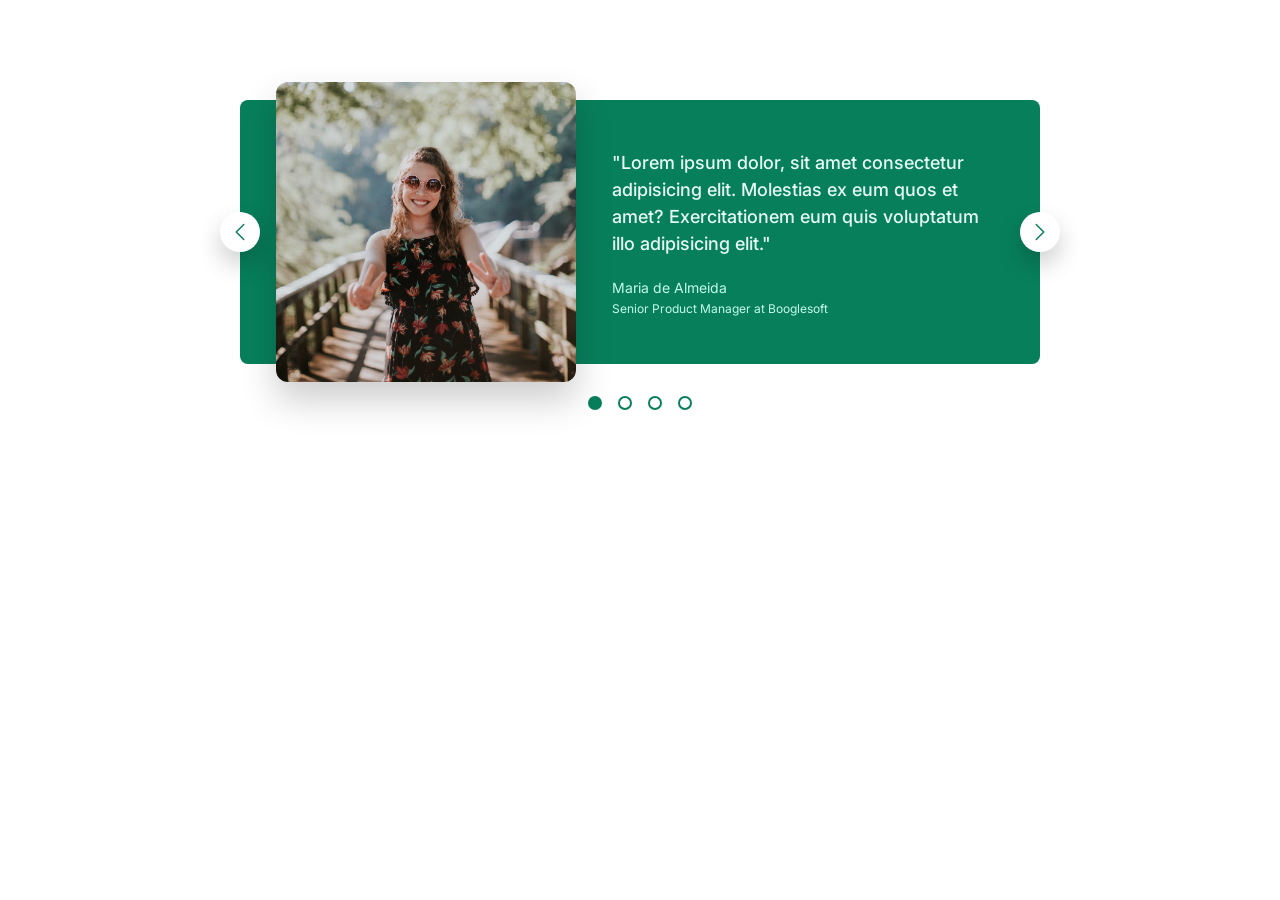
<file: index.html>
<!DOCTYPE html>
<html lang="en">
  <head>
    <meta charset="UTF-8" />
    <meta http-equiv="X-UA-Compatible" content="IE=edge" />
    <meta name="viewport" content="width=device-width, initial-scale=1.0" />
    <title>Carousel</title>

    <style>
      /* Google font Inter 400, 500, 700 */
      @import url('https://fonts.googleapis.com/css2?family=Inter:wght@400;500;700&display=swap');

      * {
        margin: 0;
        padding: 0;
        box-sizing: border-box;
      }

      /* ------------------------ */
      /* GENERAL STYLES */
      /* ------------------------ */

      body {
        font-family: 'Inter', sans-serif;
        color: #343a40;
        line-height: 1;
        display: flex;
        flex-direction: column;
        align-items: center;
      }

      img {
        height: 200px;
        border-radius: 8px;
        box-shadow: 0 12px 24px rgba(0, 0, 0, 0.2);
        transform: scale(1.5);
      }

      .carousel-container {
        max-width: 1000px;
        position: relative;
        margin: auto;
      }

      .carousel {
        max-width: 800px;
        width: 100%;
        background-color: #087f5b;
        color: #c3fae8;
        margin: 100px auto 32px;
        padding: 32px 48px 32px 86px;
        border-radius: 8px;
        /* display: flex; */
        display: none;
        align-items: center;
        gap: 86px;
        position: relative;
      }

      .testimonial-text {
        font-size: 18px;
        font-weight: 500;
        line-height: 1.5;
        margin-bottom: 24px;
        color: #e6fcf5;
      }

      .testimonial-author {
        font-size: 14px;
        margin-bottom: 8px;
      }

      .testimonial-job {
        font-size: 12px;
      }

      /* contronls */

      .btn {
        background-color: #fff;
        border: none;
        border-radius: 50%;
        box-shadow: 0 12px 24px rgba(0, 0, 0, 0.2);
        cursor: pointer;
        width: 40px;
        height: 40px;
        position: absolute;
        display: flex;
        align-items: center;
        justify-content: center;
      }

      .btn-icon {
        width: 24px;
        height: 24px;
        stroke: #087f5b;
        transition: 0.6s ease;
      }

      .btn--left {
        left: -20px;
      }

      .btn--right {
        right: -20px;
      }

      .dots {
        /* position: absolute;
  bottom: 0;
  left: 50%;
  transform: translate(-50%, 32px); */
        display: flex;
        gap: 16px;
      }

      .dot {
        width: 14px;
        height: 14px;
        background-color: #fff;
        border: 2px solid #087f5b;
        border-radius: 50%;
        cursor: pointer;
        /* display: inline-block; */
        transition: background-color 0.6s ease;
      }

      .active,
      .dot:hover {
        background-color: #087f5b;
      }

      /* Fading animation */
      .fade {
        animation-name: fade;
        animation-duration: 1.5s;
      }

      @keyframes fade {
        from {
          opacity: 0.4;
        }
        to {
          opacity: 1;
        }
      }
    </style>
  </head>
  <body>
    <section class="carousel-container"></section>

    <section class="carousel fade">
      <img src="./imgs/maria.jpg" alt="Maria" />
      <blockquote class="testimonial">
        <p class="testimonial-text">
          "Lorem ipsum dolor, sit amet consectetur adipisicing elit. Molestias
          ex eum quos et amet? Exercitationem eum quis voluptatum illo
          adipisicing elit."
        </p>
        <p class="testimonial-author">Maria de Almeida</p>
        <p class="testimonial-job">Senior Product Manager at Booglesoft</p>
      </blockquote>
      <!-- buttons -->
      <button class="btn btn--left">
        <svg
          xmlns="http://www.w3.org/2000/svg"
          fill="none"
          viewBox="0 0 24 24"
          stroke-width="1.5"
          stroke="currentColor"
          class="btn-icon"
        >
          <path
            stroke-linecap="round"
            stroke-linejoin="round"
            d="M15.75 19.5L8.25 12l7.5-7.5"
          />
        </svg>
      </button>
      <button class="btn btn--right">
        <svg
          xmlns="http://www.w3.org/2000/svg"
          fill="none"
          viewBox="0 0 24 24"
          stroke-width="1.5"
          stroke="currentColor"
          class="btn-icon"
        >
          <path
            stroke-linecap="round"
            stroke-linejoin="round"
            d="M8.25 4.5l7.5 7.5-7.5 7.5"
          />
        </svg>
      </button>
    </section>

    <section class="carousel fade">
      <img src="./imgs/man.jpg" alt="Man" />
      <blockquote class="testimonial">
        <p class="testimonial-text">
          "Lorem ipsum dolor, sit amet consectetur adipisicing elit. Molestias
          ex eum quos et amet? Exercitationem eum quis voluptatum illo
          adipisicing elit."
        </p>
        <p class="testimonial-author">Jack de Almeida</p>
        <p class="testimonial-job">Senior Product Manager at Booglesoft</p>
      </blockquote>
      <!-- buttons -->
      <button class="btn btn--left" onclick="plusSlides(-1)">
        <svg
          xmlns="http://www.w3.org/2000/svg"
          fill="none"
          viewBox="0 0 24 24"
          stroke-width="1.5"
          stroke="currentColor"
          class="btn-icon"
        >
          <path
            stroke-linecap="round"
            stroke-linejoin="round"
            d="M15.75 19.5L8.25 12l7.5-7.5"
          />
        </svg>
      </button>
      <button class="btn btn--right" onclick="plusSlides(1)">
        <svg
          xmlns="http://www.w3.org/2000/svg"
          fill="none"
          viewBox="0 0 24 24"
          stroke-width="1.5"
          stroke="currentColor"
          class="btn-icon"
        >
          <path
            stroke-linecap="round"
            stroke-linejoin="round"
            d="M8.25 4.5l7.5 7.5-7.5 7.5"
          />
        </svg>
      </button>
    </section>

    <section class="carousel fade">
      <img src="./imgs/old_man.jpg" alt="Juan" />
      <blockquote class="testimonial">
        <p class="testimonial-text">
          "Lorem ipsum dolor, sit amet consectetur adipisicing elit. Molestias
          ex eum quos et amet? Exercitationem eum quis voluptatum illo
          adipisicing elit."
        </p>
        <p class="testimonial-author">Juan de Almeida</p>
        <p class="testimonial-job">Senior Product Manager at Booglesoft</p>
      </blockquote>
      <!-- buttons -->
      <button class="btn btn--left">
        <svg
          xmlns="http://www.w3.org/2000/svg"
          fill="none"
          viewBox="0 0 24 24"
          stroke-width="1.5"
          stroke="currentColor"
          class="btn-icon"
        >
          <path
            stroke-linecap="round"
            stroke-linejoin="round"
            d="M15.75 19.5L8.25 12l7.5-7.5"
          />
        </svg>
      </button>
      <button class="btn btn--right">
        <svg
          xmlns="http://www.w3.org/2000/svg"
          fill="none"
          viewBox="0 0 24 24"
          stroke-width="1.5"
          stroke="currentColor"
          class="btn-icon"
        >
          <path
            stroke-linecap="round"
            stroke-linejoin="round"
            d="M8.25 4.5l7.5 7.5-7.5 7.5"
          />
        </svg>
      </button>
    </section>

    <section class="carousel fade">
      <img src="./imgs/boy.jpg" alt="Boy" />
      <blockquote class="testimonial">
        <p class="testimonial-text">
          "Lorem ipsum dolor, sit amet consectetur adipisicing elit. Molestias
          ex eum quos et amet? Exercitationem eum quis voluptatum illo
          adipisicing elit."
        </p>
        <p class="testimonial-author">Johnny de Almeida</p>
        <p class="testimonial-job">Senior Product Manager at Booglesoft</p>
      </blockquote>
      <!-- buttons -->
      <button class="btn btn--left" onclick="plusSlides(-1)">
        <svg
          xmlns="http://www.w3.org/2000/svg"
          fill="none"
          viewBox="0 0 24 24"
          stroke-width="1.5"
          stroke="currentColor"
          class="btn-icon"
        >
          <path
            stroke-linecap="round"
            stroke-linejoin="round"
            d="M15.75 19.5L8.25 12l7.5-7.5"
          />
        </svg>
      </button>

      <button class="btn btn--right" onclick="plusSlides(1)">
        <svg
          xmlns="http://www.w3.org/2000/svg"
          fill="none"
          viewBox="0 0 24 24"
          stroke-width="1.5"
          stroke="currentColor"
          class="btn-icon"
        >
          <path
            stroke-linecap="round"
            stroke-linejoin="round"
            d="M8.25 4.5l7.5 7.5-7.5 7.5"
          />
        </svg>
      </button>
    </section>

    <aside class="dots">
      <button class="dot" onclick="currentSlide(1)">&nbsp</button>
      <button class="dot" onclick="currentSlide(2)">&nbsp</button>
      <button class="dot" onclick="currentSlide(3)">&nbsp</button>
      <button class="dot" onclick="currentSlide(4)">&nbsp</button>
    </aside>

    <script>
      let slideIndex = 1;
      showSlides(slideIndex);

      function plusSlides(n) {
        showSlides((slideIndex += n));
      }

      function currentSlide(n) {
        showSlides((slideIndex = n));
      }

      function showSlides(n) {
        let i;
        let slides = document.getElementsByClassName('carousel');
        let dots = document.getElementsByClassName('dot');
        if (n > slides.length) {
          slideIndex = 1;
        }
        if (n < 1) {
          slideIndex = slides.length;
        }
        for (i = 0; i < slides.length; i++) {
          slides[i].style.display = 'none';
        }
        for (i = 0; i < dots.length; i++) {
          dots[i].className = dots[i].className.replace(' active', '');
        }
        slides[slideIndex - 1].style.display = 'flex';
        dots[slideIndex - 1].className += ' active';
      }
    </script>
  </body>
</html>
</file>
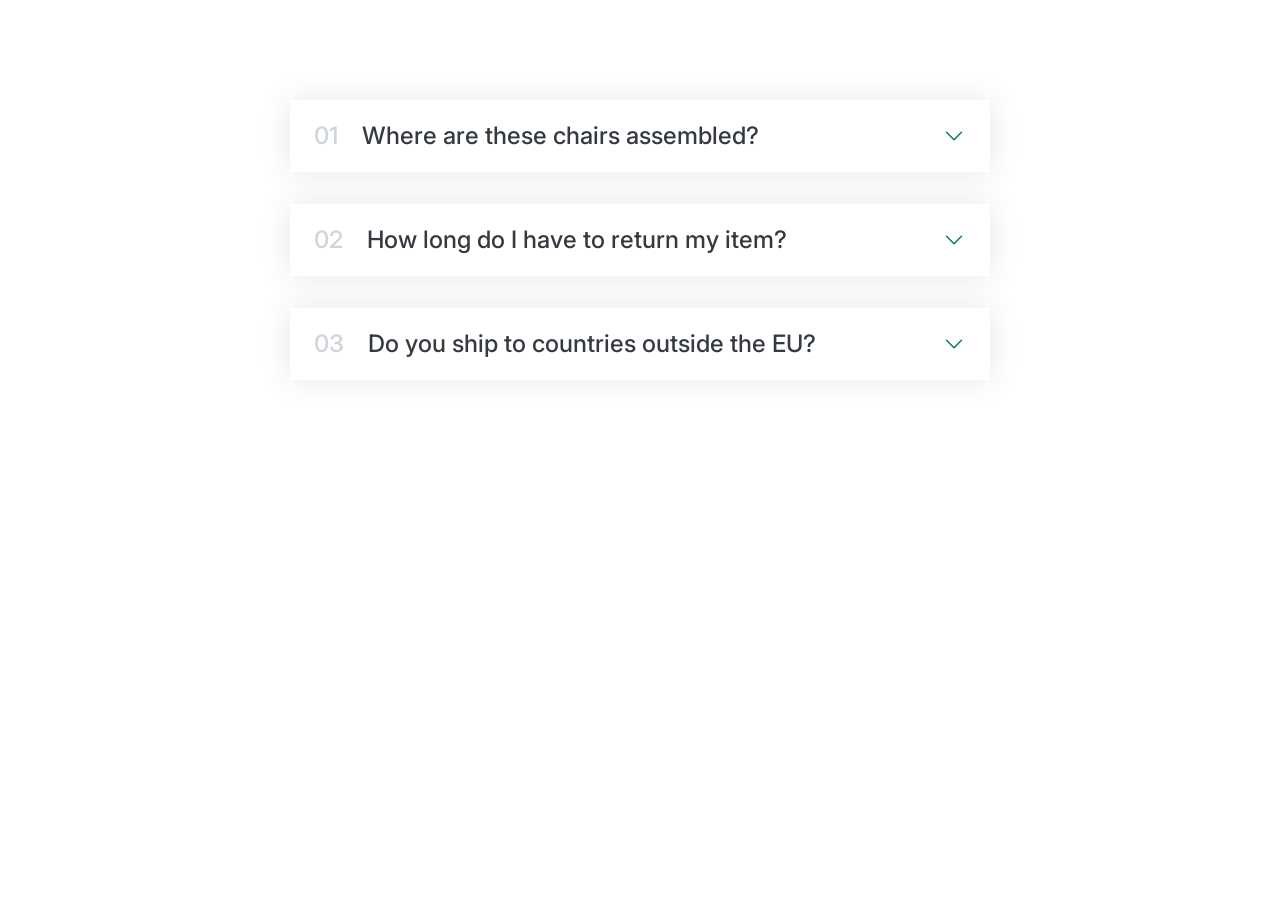
<file: accordion.html>
<!DOCTYPE html>
<html lang="en">
  <head>
    <meta charset="UTF-8" />
    <meta http-equiv="X-UA-Compatible" content="IE=edge" />
    <meta name="viewport" content="width=device-width, initial-scale=1.0" />
    <title>Components</title>
    <link rel="stylesheet" href="./css/accordion.css" />
  </head>
  <body>
    <section class="wrapper">
      <article class="accordion">
        <p class="number">01</p>
        <p class="text">Where are these chairs assembled?</p>
        <!-- heroicon shewron down -->
        <svg
          xmlns="http://www.w3.org/2000/svg"
          fill="none"
          viewBox="0 0 24 24"
          stroke-width="1.5"
          stroke="currentColor"
          class="icon"
        >
          <path
            stroke-linecap="round"
            stroke-linejoin="round"
            d="M19.5 8.25l-7.5 7.5-7.5-7.5"
          />
        </svg>

        <section class="hidden-box">
          <p>
            Lorem ipsum dolor sit amet consectetur adipisicing elit. Blanditiis
            iure pariatur dolor officiis explicabo assumenda quam a quia nemo
            quo!
          </p>
          <ul>
            <li>Lorem ipsum dolor, sit amet consectetur adipisicing.</li>
            <li>sint iure laboriosam dolore nobis deleniti eveniet.</li>
            <li>Itaque minus perferendis adipisci alias</li>
            <li>dolor sit amet consectetur adipisicing elit!</li>
          </ul>
        </section>
      </article>

      <article class="accordion">
        <p class="number">02</p>
        <p class="text">How long do I have to return my item?</p>
        <!-- heroicon shewron down -->
        <svg
          xmlns="http://www.w3.org/2000/svg"
          fill="none"
          viewBox="0 0 24 24"
          stroke-width="1.5"
          stroke="currentColor"
          class="icon"
        >
          <path
            stroke-linecap="round"
            stroke-linejoin="round"
            d="M19.5 8.25l-7.5 7.5-7.5-7.5"
          />
        </svg>

        <section class="hidden-box">
          <p>
            Lorem ipsum dolor sit amet consectetur adipisicing elit. Blanditiis
            iure pariatur dolor officiis explicabo assumenda quam a quia nemo
            quo!
          </p>
          <ul>
            <li>Lorem ipsum dolor, sit amet consectetur adipisicing.</li>
            <li>sint iure laboriosam dolore nobis deleniti eveniet.</li>
            <li>Itaque minus perferendis adipisci alias</li>
            <li>dolor sit amet consectetur adipisicing elit!</li>
          </ul>
        </section>
      </article>
      <article class="accordion">
        <p class="number">03</p>
        <p class="text">Do you ship to countries outside the EU?</p>
        <!-- heroicon shewron down -->
        <svg
          xmlns="http://www.w3.org/2000/svg"
          fill="none"
          viewBox="0 0 24 24"
          stroke-width="1.5"
          stroke="currentColor"
          class="icon"
        >
          <path
            stroke-linecap="round"
            stroke-linejoin="round"
            d="M19.5 8.25l-7.5 7.5-7.5-7.5"
          />
        </svg>

        <section class="hidden-box">
          <p>
            Lorem ipsum dolor sit amet consectetur adipisicing elit. Blanditiis
            iure pariatur dolor officiis explicabo assumenda quam a quia nemo
            quo!
          </p>
          <ul>
            <li>Lorem ipsum dolor, sit amet consectetur adipisicing.</li>
            <li>sint iure laboriosam dolore nobis deleniti eveniet.</li>
            <li>Itaque minus perferendis adipisci alias</li>
            <li>dolor sit amet consectetur adipisicing elit!</li>
          </ul>
        </section>
      </article>
    </section>
    <script src="./js/accordion.js"></script>
  </body>
</html>
</file>
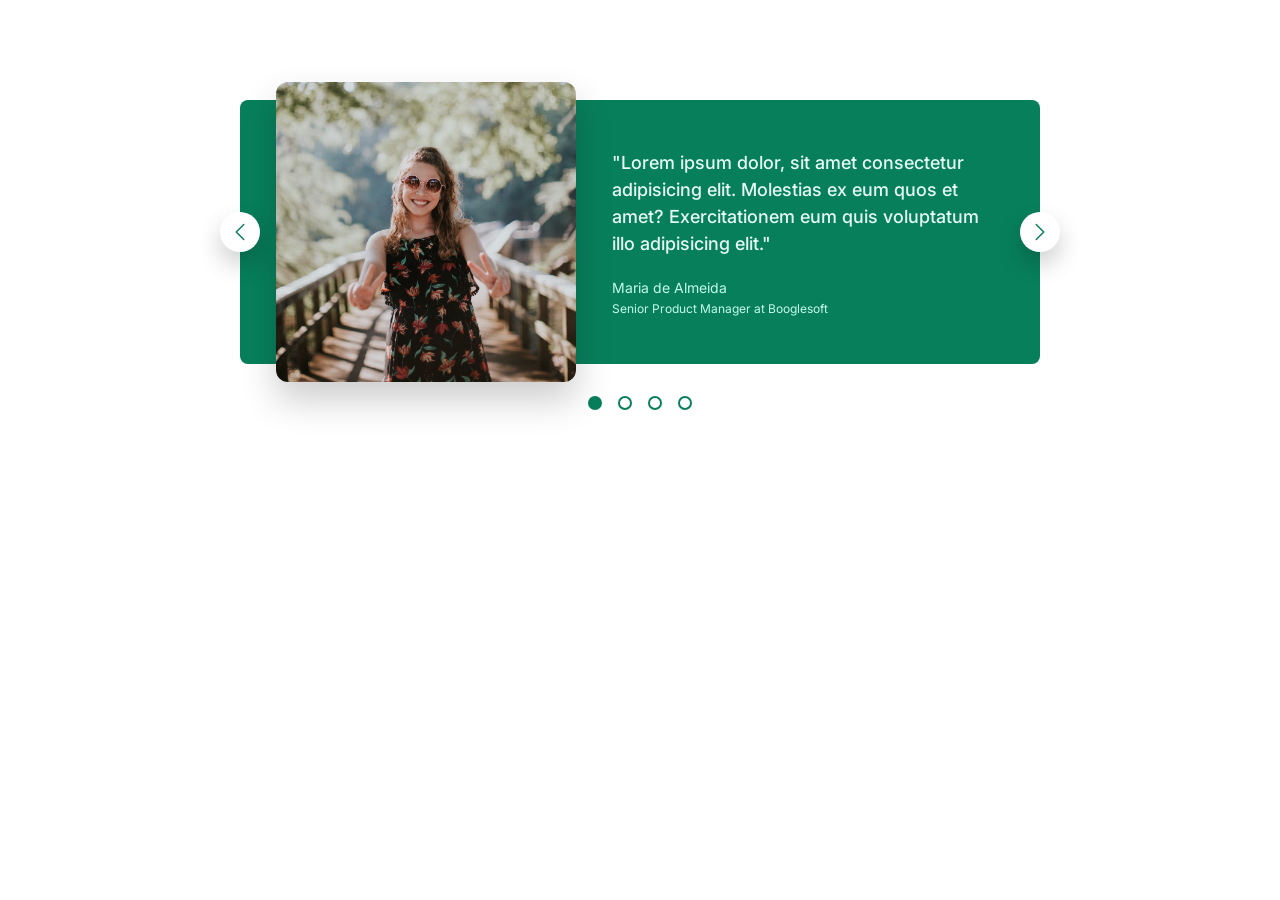
<file: carousel.html>
<!DOCTYPE html>
<html lang="en">
  <head>
    <meta charset="UTF-8" />
    <meta http-equiv="X-UA-Compatible" content="IE=edge" />
    <meta name="viewport" content="width=device-width, initial-scale=1.0" />
    <title>Carousel</title>
    <link rel="stylesheet" href="./css/carousel.css" />
  </head>
  <body>
    <section class="carousel-container"></section>

    <section class="carousel fade">
      <img src="./imgs/maria.jpg" alt="Maria" />
      <blockquote class="testimonial">
        <p class="testimonial-text">
          "Lorem ipsum dolor, sit amet consectetur adipisicing elit. Molestias
          ex eum quos et amet? Exercitationem eum quis voluptatum illo
          adipisicing elit."
        </p>
        <p class="testimonial-author">Maria de Almeida</p>
        <p class="testimonial-job">Senior Product Manager at Booglesoft</p>
      </blockquote>
      <!-- buttons -->
      <button class="btn btn--left" onclick="plusSlides(-1)">
        <svg
          xmlns="http://www.w3.org/2000/svg"
          fill="none"
          viewBox="0 0 24 24"
          stroke-width="1.5"
          stroke="currentColor"
          class="btn-icon"
        >
          <path
            stroke-linecap="round"
            stroke-linejoin="round"
            d="M15.75 19.5L8.25 12l7.5-7.5"
          />
        </svg>
      </button>
      <button class="btn btn--right" onclick="plusSlides(1)">
        <svg
          xmlns="http://www.w3.org/2000/svg"
          fill="none"
          viewBox="0 0 24 24"
          stroke-width="1.5"
          stroke="currentColor"
          class="btn-icon"
        >
          <path
            stroke-linecap="round"
            stroke-linejoin="round"
            d="M8.25 4.5l7.5 7.5-7.5 7.5"
          />
        </svg>
      </button>
    </section>

    <section class="carousel fade">
      <img src="./imgs/man.jpg" alt="Man" />
      <blockquote class="testimonial">
        <p class="testimonial-text">
          "Lorem ipsum dolor, sit amet consectetur adipisicing elit. Molestias
          ex eum quos et amet? Exercitationem eum quis voluptatum illo
          adipisicing elit."
        </p>
        <p class="testimonial-author">Jack de Almeida</p>
        <p class="testimonial-job">Senior Product Manager at Booglesoft</p>
      </blockquote>
      <!-- buttons -->
      <button class="btn btn--left" onclick="plusSlides(-1)">
        <svg
          xmlns="http://www.w3.org/2000/svg"
          fill="none"
          viewBox="0 0 24 24"
          stroke-width="1.5"
          stroke="currentColor"
          class="btn-icon"
        >
          <path
            stroke-linecap="round"
            stroke-linejoin="round"
            d="M15.75 19.5L8.25 12l7.5-7.5"
          />
        </svg>
      </button>
      <button class="btn btn--right" onclick="plusSlides(1)">
        <svg
          xmlns="http://www.w3.org/2000/svg"
          fill="none"
          viewBox="0 0 24 24"
          stroke-width="1.5"
          stroke="currentColor"
          class="btn-icon"
        >
          <path
            stroke-linecap="round"
            stroke-linejoin="round"
            d="M8.25 4.5l7.5 7.5-7.5 7.5"
          />
        </svg>
      </button>
    </section>

    <section class="carousel fade">
      <img src="./imgs/old_man.jpg" alt="Juan" />
      <blockquote class="testimonial">
        <p class="testimonial-text">
          "Lorem ipsum dolor, sit amet consectetur adipisicing elit. Molestias
          ex eum quos et amet? Exercitationem eum quis voluptatum illo
          adipisicing elit."
        </p>
        <p class="testimonial-author">Juan de Almeida</p>
        <p class="testimonial-job">Senior Product Manager at Booglesoft</p>
      </blockquote>
      <!-- buttons -->
      <button class="btn btn--left" onclick="plusSlides(-1)">
        <svg
          xmlns="http://www.w3.org/2000/svg"
          fill="none"
          viewBox="0 0 24 24"
          stroke-width="1.5"
          stroke="currentColor"
          class="btn-icon"
        >
          <path
            stroke-linecap="round"
            stroke-linejoin="round"
            d="M15.75 19.5L8.25 12l7.5-7.5"
          />
        </svg>
      </button>
      <button class="btn btn--right" onclick="plusSlides(1)">
        <svg
          xmlns="http://www.w3.org/2000/svg"
          fill="none"
          viewBox="0 0 24 24"
          stroke-width="1.5"
          stroke="currentColor"
          class="btn-icon"
        >
          <path
            stroke-linecap="round"
            stroke-linejoin="round"
            d="M8.25 4.5l7.5 7.5-7.5 7.5"
          />
        </svg>
      </button>
    </section>

    <section class="carousel fade">
      <img src="./imgs/boy.jpg" alt="Boy" />
      <blockquote class="testimonial">
        <p class="testimonial-text">
          "Lorem ipsum dolor, sit amet consectetur adipisicing elit. Molestias
          ex eum quos et amet? Exercitationem eum quis voluptatum illo
          adipisicing elit."
        </p>
        <p class="testimonial-author">Johnny de Almeida</p>
        <p class="testimonial-job">Senior Product Manager at Booglesoft</p>
      </blockquote>
      <!-- buttons -->
      <button class="btn btn--left" onclick="plusSlides(-1)">
        <svg
          xmlns="http://www.w3.org/2000/svg"
          fill="none"
          viewBox="0 0 24 24"
          stroke-width="1.5"
          stroke="currentColor"
          class="btn-icon"
        >
          <path
            stroke-linecap="round"
            stroke-linejoin="round"
            d="M15.75 19.5L8.25 12l7.5-7.5"
          />
        </svg>
      </button>

      <button class="btn btn--right" onclick="plusSlides(1)">
        <svg
          xmlns="http://www.w3.org/2000/svg"
          fill="none"
          viewBox="0 0 24 24"
          stroke-width="1.5"
          stroke="currentColor"
          class="btn-icon"
        >
          <path
            stroke-linecap="round"
            stroke-linejoin="round"
            d="M8.25 4.5l7.5 7.5-7.5 7.5"
          />
        </svg>
      </button>
    </section>

    <aside class="dots">
      <button class="dot" onclick="currentSlide(1)">&nbsp</button>
      <button class="dot" onclick="currentSlide(2)">&nbsp</button>
      <button class="dot" onclick="currentSlide(3)">&nbsp</button>
      <button class="dot" onclick="currentSlide(4)">&nbsp</button>
    </aside>
    <script src="./js/carousel.js"></script>
  </body>
</html>
</file>
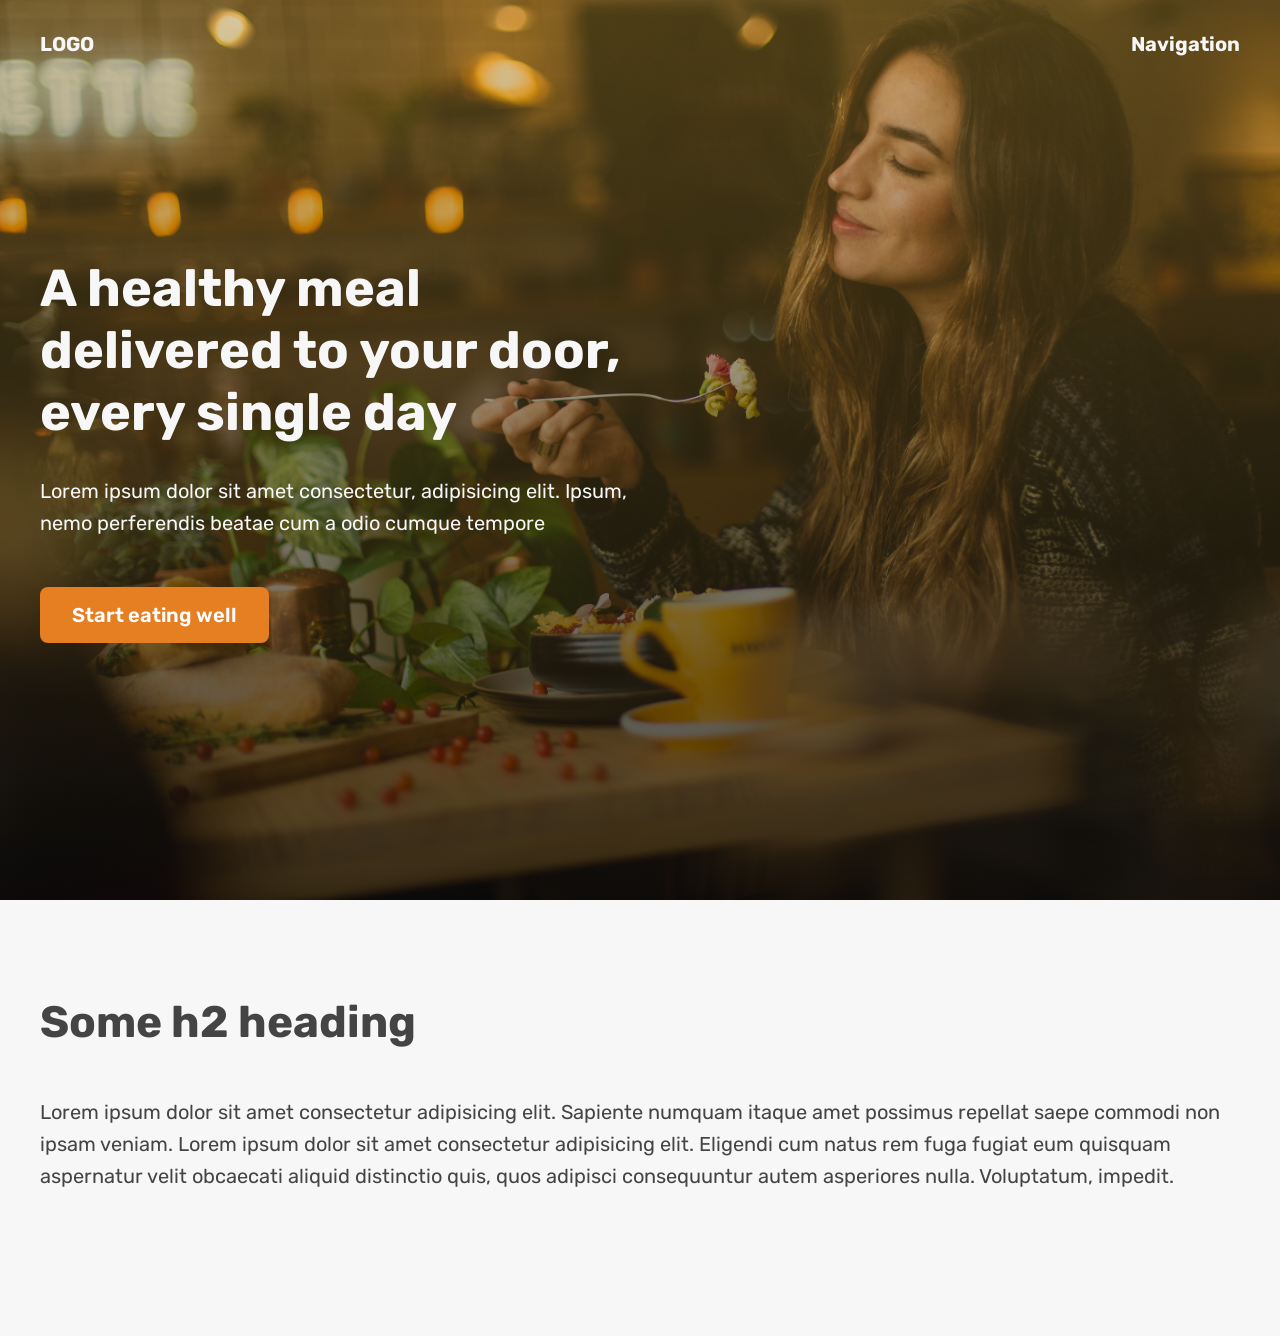
<file: hero.html>
<!DOCTYPE html>
<html lang="en">
  <head>
    <meta charset="UTF-8" />
    <meta http-equiv="X-UA-Compatible" content="IE=edge" />
    <meta name="viewport" content="width=device-width, initial-scale=1.0" />
    <title>Hero Section</title>
    <style>
      @import url('https://fonts.googleapis.com/css2?family=Rubik:wght@400;500;700&display=swap');

      * {
        margin: 0;
        padding: 0;
        box-sizing: border-box;
      }

      html {
        font-family: 'Rubik', sans-serif;
        color: #444;
      }

      header {
        height: 100vh;
        background-image: linear-gradient(
            rgba(186, 142, 13, 0.3),
            rgba(0, 0, 0, 0.7)
          ),
          url(./imgs/hero.jpg);
        background-size: cover;
        position: relative;
        color: #f7f7f7;
      }

      .container {
        margin: 0 auto;
        max-width: 1200px;
        /* background-color: tomato; */
      }
      nav {
        font-size: 20px;
        font-weight: 700;
        display: flex;
        justify-content: space-between;
        padding-top: 32px;
        /* background-color: lightgreen; */
        /* background-image: linear-gradient(to right, red, blue); */
      }

      .header-container {
        width: 1200px;
        max-width: 600px;
        position: absolute;
        left: 50%;
        top: 50%;
        transform: translate(-100%, -50%);
        /* background-color: violet; */
      }

      h1 {
        font-size: 52px;
        margin-bottom: 32px;
      }

      p {
        font-size: 20px;
        line-height: 1.6;
        margin-bottom: 48px;
      }

      /* LoVeHAte */
      .btn:link,
      .btn:visited {
        font-size: 20px;
        font-weight: 600;
        background-color: #e67e22;
        color: #fff;
        text-decoration: none;
        display: inline-block;
        padding: 16px 32px;
        border-radius: 8px;
      }

      h2 {
        font-size: 44px;
        margin-bottom: 48px;
      }

      .additional-info {
        padding: 96px 0;
        background-color: #f7f7f7;
      }
    </style>
  </head>
  <body>
    <header>
      <nav class="container">
        <article>LOGO</article>
        <article>Navigation</article>
      </nav>

      <article class="header-container">
        <h1>A healthy meal delivered to your door, every single day</h1>
        <p>
          Lorem ipsum dolor sit amet consectetur, adipisicing elit. Ipsum, nemo
          perferendis beatae cum a odio cumque tempore
        </p>
        <a href="#" class="btn">Start eating well</a>
      </article>
    </header>

    <section class="additional-info">
      <article class="container">
        <h2>Some h2 heading</h2>
        <p>
          Lorem ipsum dolor sit amet consectetur adipisicing elit. Sapiente
          numquam itaque amet possimus repellat saepe commodi non ipsam veniam.
          Lorem ipsum dolor sit amet consectetur adipisicing elit. Eligendi cum
          natus rem fuga fugiat eum quisquam aspernatur velit obcaecati aliquid
          distinctio quis, quos adipisci consequuntur autem asperiores nulla.
          Voluptatum, impedit.
        </p>
      </article>
    </section>
  </body>
</html>
</file>
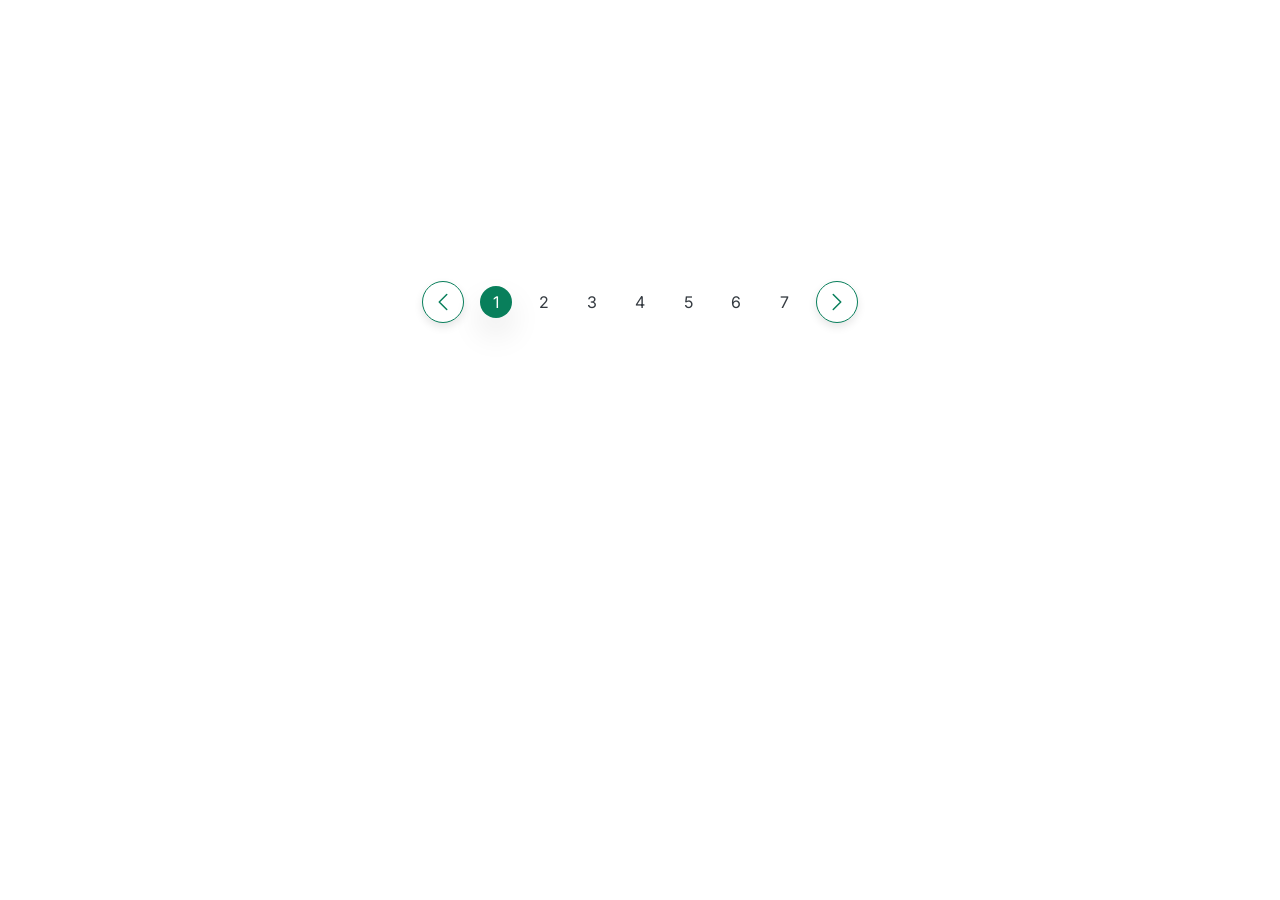
<file: pagination.html>
<!DOCTYPE html>
<html lang="en">
  <head>
    <meta charset="UTF-8" />
    <meta http-equiv="X-UA-Compatible" content="IE=edge" />
    <meta name="viewport" content="width=device-width, initial-scale=1.0" />
    <title>Pagination</title>
    <style>
      /* Google font Inter 400, 500, 700 */
      @import url('https://fonts.googleapis.com/css2?family=Inter:wght@400;500;700&display=swap');

      * {
        margin: 0;
        padding: 0;
        box-sizing: border-box;
      }

      /* ------------------------ */
      /* GENERAL STYLES */
      /* ------------------------ */

      body {
        font-family: 'Inter', sans-serif;
        color: #343a40;
        line-height: 1;
      }

      .active {
        color: #fff;
        background-color: #087f5b;
        box-shadow: 0 16px 32px rgba(0, 0, 0, 0.1);
      }

      .pagination {
        display: flex;
        justify-content: center;
        align-items: center;
        margin-top: 30vh;
      }

      ul {
        display: flex;
        gap: 16px;
        padding: 16px;
      }

      .link {
        padding: 16px;
        list-style: none;
        width: 16px;
        height: 16px;
      }

      .link,
      .btn {
        display: flex;
        justify-content: center;
        align-items: center;
        border-radius: 50%;
        cursor: pointer;
      }

      .link:hover,
      .btn:hover {
        border: 1px solid #099268;
        background-color: #099268;
        color: #fff;
      }

      .link:active,
      .btn:active {
        border: 1px solid #087f5b;
        background-color: #087f5b;
        color: #fff;
      }

      .btn {
        width: 42px;
        height: 42px;
        /* padding: 20px; */
        color: #087f5b;
        background-color: #fff;
        border: 1px solid #087f5b;
        box-shadow: 0 4px 8px rgba(0, 0, 0, 0.1);
      }

      .icon {
        stroke: #087f5b;
        width: 24px;
        height: 24px;
      }
    </style>
  </head>
  <body>
    <section class="pagination">
      <button class="btn btn-prev" onclick="btnPrev()">
        <svg
          xmlns="http://www.w3.org/2000/svg"
          fill="none"
          viewBox="0 0 24 24"
          stroke-width="1.5"
          stroke="currentColor"
          class="icon"
        >
          <path
            stroke-linecap="round"
            stroke-linejoin="round"
            d="M15.75 19.5L8.25 12l7.5-7.5"
          />
        </svg>
      </button>
      <ul>
        <li class="link active" value="1" onclick="activeLink()">1</li>
        <li class="link" value="2" onclick="activeLink()">2</li>
        <li class="link" value="3" onclick="activeLink()">3</li>
        <li class="link" value="4" onclick="activeLink()">4</li>
        <li class="link" value="5" onclick="activeLink()">5</li>
        <li class="link" value="6" onclick="activeLink()">6</li>
        <li class="link" value="7" onclick="activeLink()">7</li>
      </ul>
      <button class="btn btn-next" onclick="btnNext()">
        <svg
          xmlns="http://www.w3.org/2000/svg"
          fill="none"
          viewBox="0 0 24 24"
          stroke-width="1.5"
          stroke="currentColor"
          class="icon"
        >
          <path
            stroke-linecap="round"
            stroke-linejoin="round"
            d="M8.25 4.5l7.5 7.5-7.5 7.5"
          />
        </svg>
      </button>
    </section>
    <script>
      // from https://www.youtube.com/watch?v=Ejdir7bwCpk
      let links = document.getElementsByClassName('link');

      let currentValue = 1;
      function activeLink() {
        // for each link remove active class:
        for (link of links) {
          link.classList.remove('active');
        }
        // add active class for each element we click on:
        event.target.classList.add('active');
        currentValue = event.target.value;
      }

      function btnPrev() {
        if (currentValue > 1) {
          for (link of links) {
            link.classList.remove('active');
          }
        }
        currentValue--;
        links[currentValue - 1].classList.add('active');
      }

      function btnNext() {
        if (currentValue < links.length) {
          for (link of links) {
            link.classList.remove('active');
          }
        }
        currentValue++;
        links[currentValue - 1].classList.add('active');
        console.log('links: ', links);
        console.log('links length: ', links.length);
        console.log('currentValue: ', currentValue);
      }
    </script>
  </body>
</html>
</file>
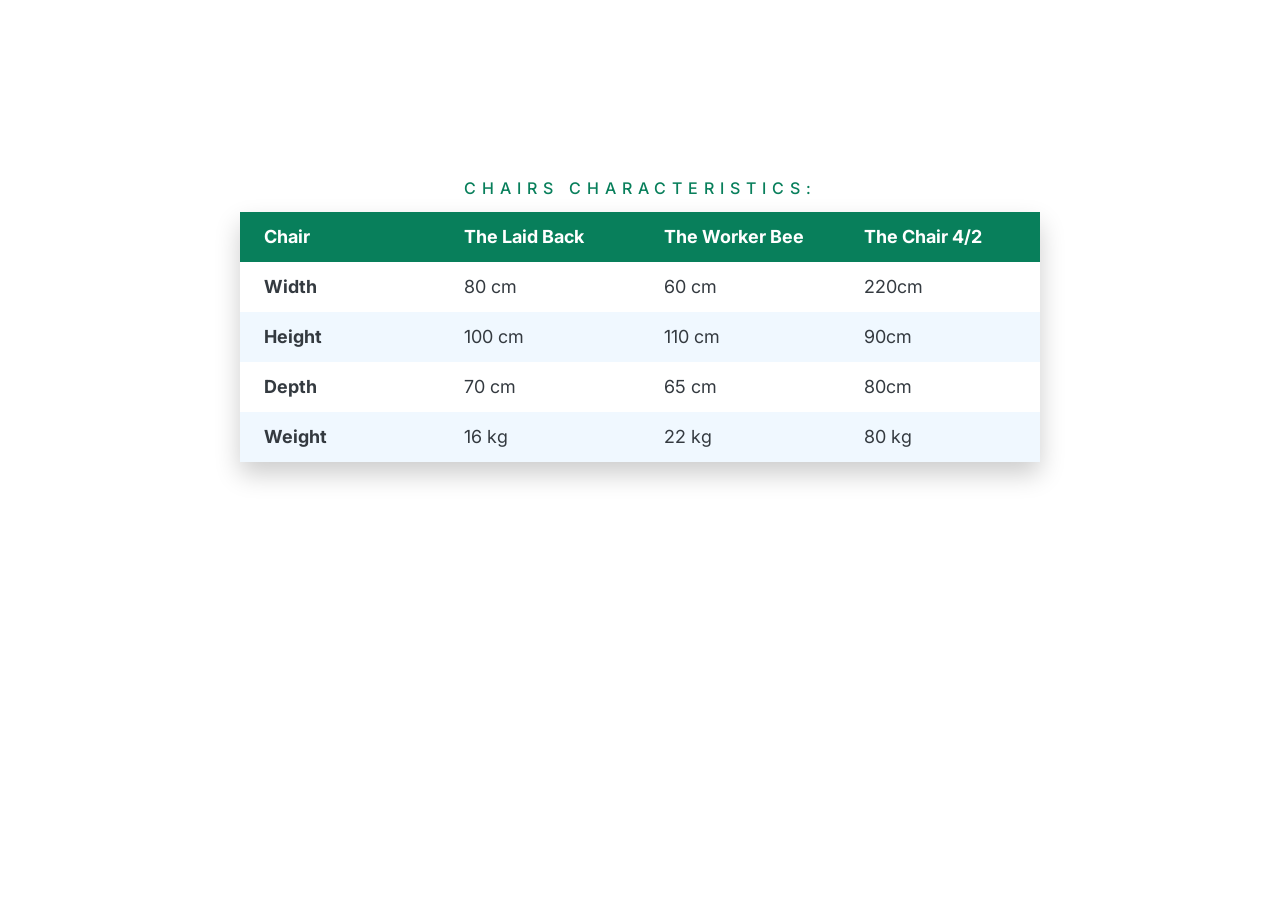
<file: table.html>
<!DOCTYPE html>
<html lang="en">
  <head>
    <meta charset="UTF-8" />
    <meta http-equiv="X-UA-Compatible" content="IE=edge" />
    <meta name="viewport" content="width=device-width, initial-scale=1.0" />
    <title>Table</title>
    <style>
      /*
      SPACING SYSTEM (px)
      2 / 4 / 8 / 12 / 16 / 24 / 32 / 48 / 64 / 80 / 96 / 128

      FONT SIZE SYSTEM (px)
      10 / 12 / 14 / 16 / 18 / 20 / 24 / 30 / 36 / 44 / 52 / 62 / 74 / 86 / 98
      */

      /*
      Teal9 from https://yeun.github.io/open-color/
      Main Color: #087f5b
      Teal8: #099268
      Grey color: #343a40
      */

      /* Google font Inter 400, 500, 700 */
      @import url('https://fonts.googleapis.com/css2?family=Inter:wght@400;500;700&display=swap');

      * {
        margin: 0;
        padding: 0;
        box-sizing: border-box;
      }

      /* ------------------------ */
      /* GENERAL STYLES */
      /* ------------------------ */

      body {
        font-family: 'Inter', sans-serif;
        color: #343a40;
        line-height: 1;
        display: flex;
        justify-content: center;
      }

      table {
        width: 800px;
        margin-top: 20vh;
        /* border: 1px solid #343a40; */
        border-collapse: collapse;
        font-size: 18px;
        box-shadow: 0 12px 24px rgba(0, 0, 0, 0.2);
      }

      th, td {
        /* border: 1px solid #343a40; */
        padding: 16px 24px;
        text-align: left;
        width: 25%;
      }

      thead th {
        background-color: #087f5b;
        color: #fff

      }

      tbody tr:nth-child(even) {
        background-color: aliceblue;
      }

      caption {
        text-transform: uppercase;
        font-size: 16px;
        font-weight: 500;
        letter-spacing: 6px;
        margin-bottom: 16px;
        color: #087f5b;
      }

    </style>
  </head>
  <body>
    <table>
    <caption>Chairs characteristics:</caption>
    <thead>
      <tr>
        <th> Chair
        <th> The Laid Back
        <th> The Worker Bee
        <th> The Chair 4/2
    <tbody>
      <tr>
        <th> Width
        <td> 80 cm
        <td> 60 cm
        <td> 220cm
      <tr>
        <th> Height
        <td> 100 cm
        <td> 110 cm
        <td> 90cm
      <tr>
        <th> Depth
        <td> 70 cm
        <td> 65 cm
        <td> 80cm
      <tr>
        <th> Weight
        <td> 16 kg
        <td> 22 kg
        <td> 80 kg
    </table>
  </body>
</html>
</file>
<file: css/accordion.css>
/*
SPACING SYSTEM (px)
2 / 4 / 8 / 12 / 16 / 24 / 32 / 48 / 64 / 80 / 96 / 128

FONT SIZE SYSTEM (px)
10 / 12 / 14 / 16 / 18 / 20 / 24 / 30 / 36 / 44 / 52 / 62 / 74 / 86 / 98
*/

/*
Teal9 from https://yeun.github.io/open-color/
Main Color: #087f5b
Teal8: #099268
Grey color: #343a40
*/

/* Google font Inter 400, 500, 700 */
@import url('https://fonts.googleapis.com/css2?family=Inter:wght@400;500;700&display=swap');

* {
  margin: 0;
  padding: 0;
  box-sizing: border-box;
}

/* ------------------------ */
/* GENERAL STYLES */
/* ------------------------ */

body {
  font-family: 'Inter', sans-serif;
  color: #343a40;
  line-height: 1;
}

.wrapper {
  width: 700px;
  margin: 100px auto;
  display: flex;
  flex-direction: column;
  gap: 32px;
  /* background-color: green; */
}

.accordion {
  box-shadow: 0 0 32px rgba(0, 0, 0, 0.1);
  padding: 24px;
  display: grid;
  grid-template-columns: auto 1fr auto;
  column-gap: 24px;
  row-gap: 32px;
  align-items: center;
  transition: 0.4s;
}

.number,
.text {
  font-size: 24px;
  font-weight: 500;
  /* color: #087f5b; */
}

.number {
  color: #ced4da;
}

.text {
}

.icon {
  width: 24px;
  height: 24px;
  stroke: #087f5b;
}

.hidden-box {
  grid-column: 2;
  display: none;
  transition: max-height 0.2s ease-out;
  overflow: hidden;
}

.hidden-box p {
  line-height: 1.6;
  margin-bottom: 24px;
}

.hidden-box ul {
  color: #868e96;
  margin-left: 20px;
  display: flex;
  flex-direction: column;
  gap: 12px;
}

.open {
  border-top: 4px solid #087f5b;
}

.open .hidden-box {
  display: block;
}

.open .number,
.open .text {
  color: #087f5b;
}

.open .icon {
  transform: rotate(180deg);
}
</file>
<file: css/carousel.css>
/*
SPACING SYSTEM (px)
2 / 4 / 8 / 12 / 16 / 24 / 32 / 48 / 64 / 80 / 96 / 128

FONT SIZE SYSTEM (px)
10 / 12 / 14 / 16 / 18 / 20 / 24 / 30 / 36 / 44 / 52 / 62 / 74 / 86 / 98
*/

/*
Teal9 from https://yeun.github.io/open-color/
Main Color: #087f5b
Teal8: #099268
Grey color: #343a40
*/

/* Google font Inter 400, 500, 700 */
@import url('https://fonts.googleapis.com/css2?family=Inter:wght@400;500;700&display=swap');

* {
  margin: 0;
  padding: 0;
  box-sizing: border-box;
}

/* ------------------------ */
/* GENERAL STYLES */
/* ------------------------ */

body {
  font-family: 'Inter', sans-serif;
  color: #343a40;
  line-height: 1;
  display: flex;
  flex-direction: column;
  align-items: center;
}

img {
  height: 200px;
  border-radius: 8px;
  box-shadow: 0 12px 24px rgba(0, 0, 0, 0.2);
  transform: scale(1.5);
}

.carousel-container {
  max-width: 1000px;
  position: relative;
  margin: auto;
}

.carousel {
  max-width: 800px;
  width: 100%;
  background-color: #087f5b;
  color: #c3fae8;
  margin: 100px auto 32px;
  padding: 32px 48px 32px 86px;
  border-radius: 8px;
  /* display: flex; */
  display: none;
  align-items: center;
  gap: 86px;
  position: relative;
}

.testimonial-text {
  font-size: 18px;
  font-weight: 500;
  line-height: 1.5;
  margin-bottom: 24px;
  color: #e6fcf5;
}

.testimonial-author {
  font-size: 14px;
  margin-bottom: 8px;
}

.testimonial-job {
  font-size: 12px;
}

/* contronls */

.btn {
  background-color: #fff;
  border: none;
  border-radius: 50%;
  box-shadow: 0 12px 24px rgba(0, 0, 0, 0.2);
  cursor: pointer;
  width: 40px;
  height: 40px;
  position: absolute;
  display: flex;
  align-items: center;
  justify-content: center;
}

.btn-icon {
  width: 24px;
  height: 24px;
  stroke: #087f5b;
  transition: 0.6s ease;
}

.btn--left {
  left: -20px;
}

.btn--right {
  right: -20px;
}

.dots {
  /* position: absolute;
  bottom: 0;
  left: 50%;
  transform: translate(-50%, 32px); */
  display: flex;
  gap: 16px;
}

.dot {
  width: 14px;
  height: 14px;
  background-color: #fff;
  border: 2px solid #087f5b;
  border-radius: 50%;
  cursor: pointer;
  /* display: inline-block; */
  transition: background-color 0.6s ease;
}

.active,
.dot:hover {
  background-color: #087f5b;
}

/* Fading animation */
.fade {
  animation-name: fade;
  animation-duration: 1.5s;
}

@keyframes fade {
  from {
    opacity: 0.4;
  }
  to {
    opacity: 1;
  }
}
</file>
